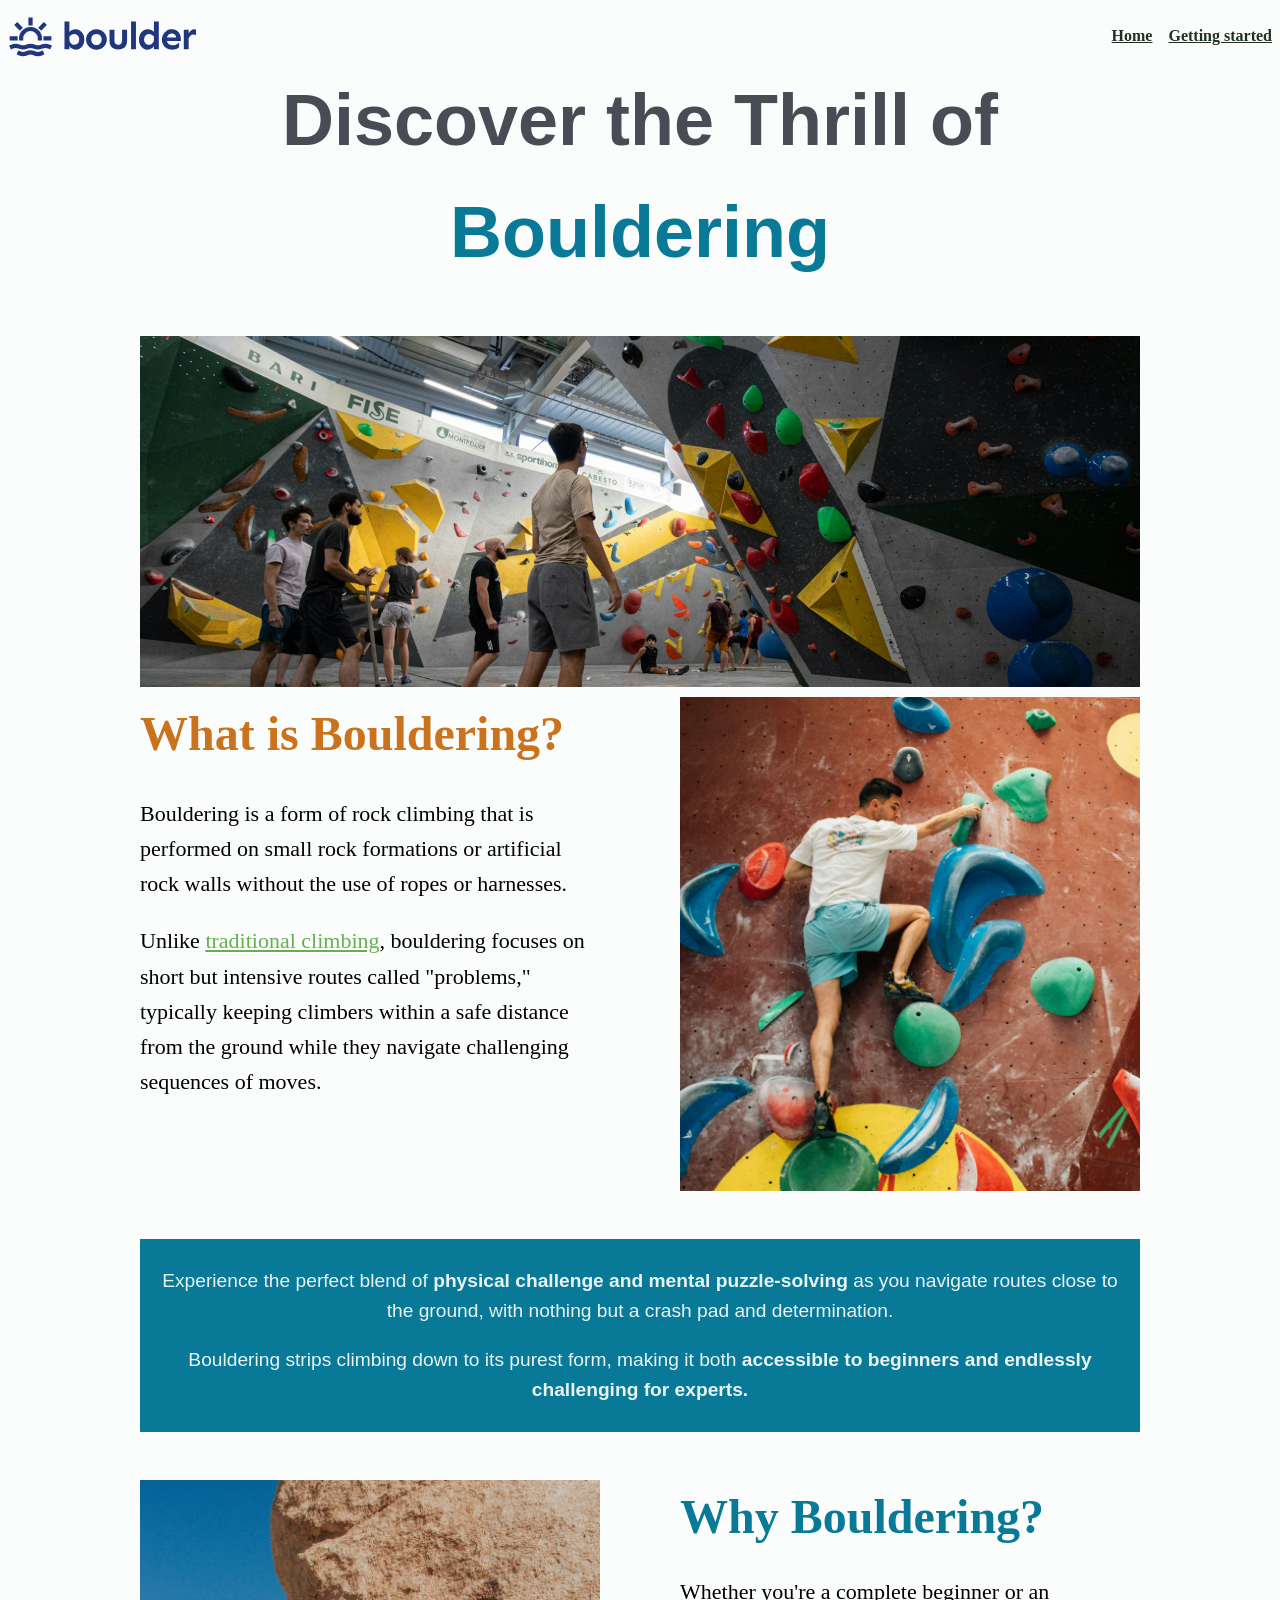
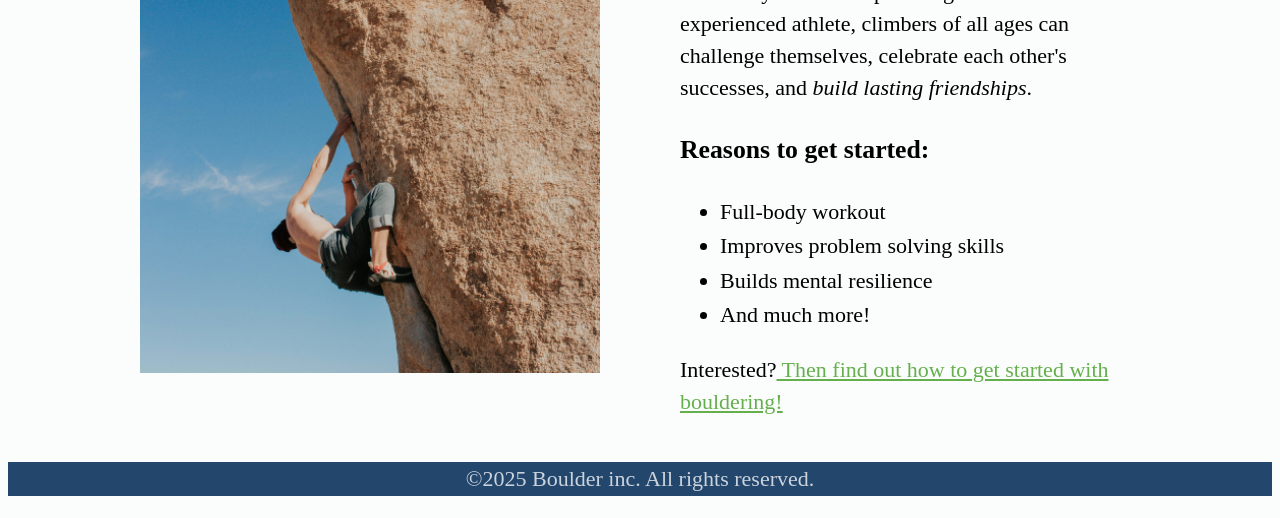
<file: index.html>
<!-- strong makes word bold -->

<!DOCTYPE html>
<html>
    <head>
        <title>My first website!</title>
        <link href="css/style.css" rel="stylesheet"> 
        <!--link the css file to html -->
    </head>

    <body>
        <!-- The text is from homepage.md -->
         <header>
            <img src="images/logo.svg" alt="The boulder logo">
            <div class="simple-menu">
                <p><strong>
                    <a href="https://www.youtube.com/watch?v=6yp8fEU00aM&list=RD6yp8fEU00aM&start_radio=1">Home</a>
                    <a href="https://www.youtube.com/watch?v=6yp8fEU00aM&list=RD6yp8fEU00aM&start_radio=1">Getting started</a>
                </strong></p>
            </div>
        </header>

        <main>
            <h1>Discover the Thrill of <span class='bouldering'>Bouldering </span></h1>

            <img src="images/bouldering-gym.jpg" alt="An indoor bouldering gym, with a lot of people">  <!--Alt tab is used when image failed to load so client can understand what it does,for bots to understand what it is and is an asistive tech-->
            
            <section class="intro">
                <div >
                    <h2>What is Bouldering?</h2>
                    <p>Bouldering is a form of rock climbing that is performed on small rock formations or artificial rock walls without the use of ropes or harnesses. </p>
                    <p>Unlike <a href="https://en.wikipedia.org/wiki/Traditional_climbing"> traditional climbing</a>, bouldering focuses on short but intensive routes called "problems," typically keeping climbers within a safe distance from the ground while they navigate challenging sequences of moves.</p>
                </div>
                <img src="images/what-is-bouldering.jpg" alt="a person climbing">
           </section>

            <section class="benifits">
                 <p>
                    Experience the perfect blend of <strong>physical challenge and mental puzzle-solving </strong>as you navigate routes close to the ground, with nothing but a crash pad and determination. 
                </p>
                <p>
                    Bouldering strips climbing down to its purest form, making it both<strong> accessible to beginners and endlessly challenging for experts.</strong>
                </p>
            </section>

            <section class="reason">
                <img src="images/why-bouldering.jpg" alt="a person climbing">

                <div>
                    <h2>Why Bouldering?</h2>
                    <p>Whether you're a complete beginner or an experienced athlete, climbers of all ages can challenge themselves, celebrate each other's successes, and <em> build lasting friendships</em>.
                    </p>

                    <h3>Reasons to get started:</h3>
                        <ul>
                            <li>Full-body workout</li>
                            <li>Improves problem solving skills</li>
                            <li>Builds mental resilience</li>
                            <li>And much more!</li>
                        </ul>
                    <p>Interested?<a href="getting-started.html"> Then find out how to get started with bouldering!</a></p>
                </div>
            </section>


        </main>

        <footer>
            <p>©2025 Boulder inc. All rights reserved.</p>
        </footer>

    </body>
</html>
</file>
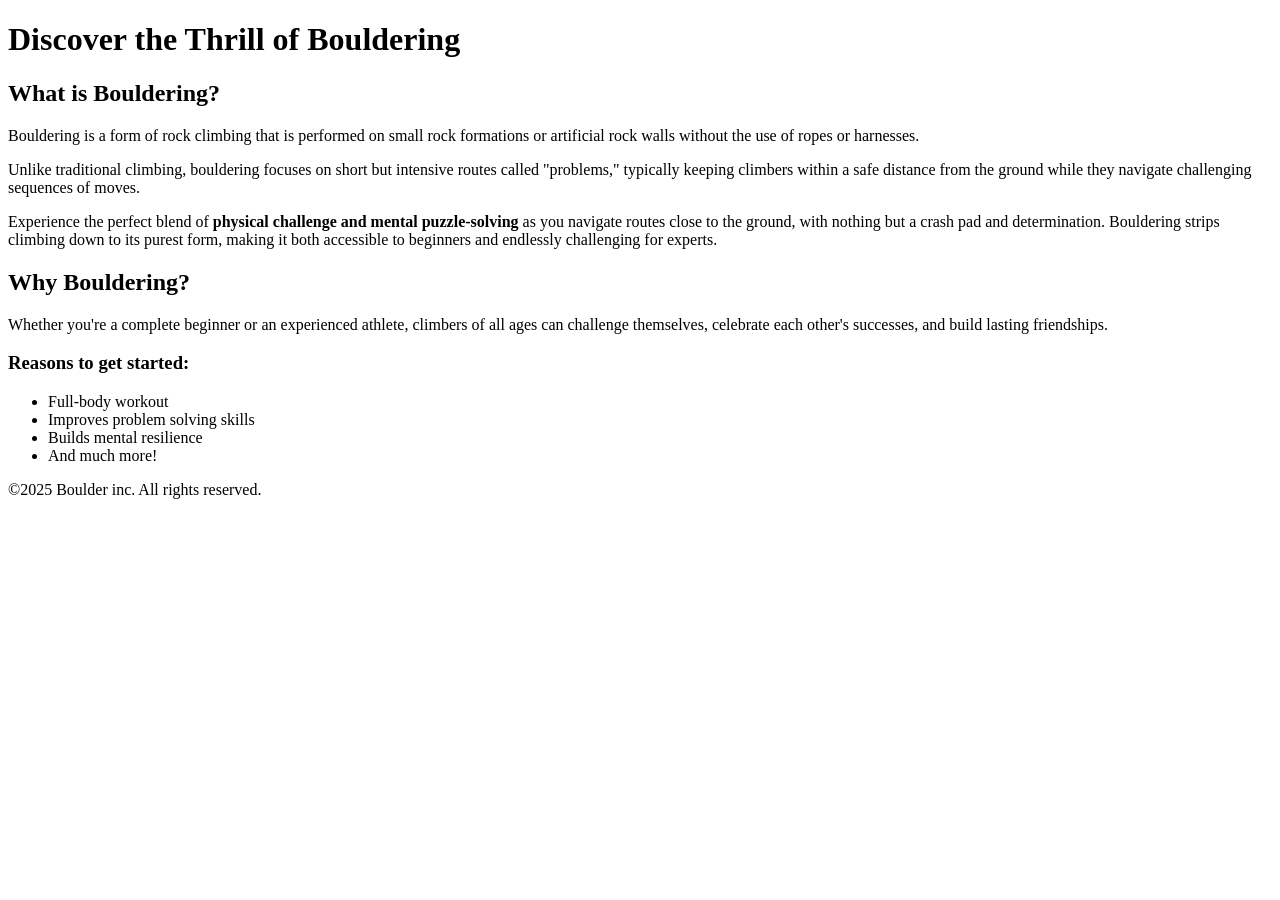
<file: my_html_css_project/index.html>
<!-- strong makes word bold -->

<!DOCTYPE html>
<html>
    <head>
        <title>My first website!</title>
    </head>

    <body>
        <!-- The text is from homepage.md -->
         <header>
            <!--logo will be here-->
        </header>

        <main>
            <h1>Discover the Thrill of Bouldering</h1>
            
            <section>
                <h2>What is Bouldering?</h2>
                <p>Bouldering is a form of rock climbing that is performed on small rock formations or artificial rock walls without the use of ropes or harnesses. </p>
                <p>Unlike traditional climbing, bouldering focuses on short but intensive routes called "problems," typically keeping climbers within a safe distance from the ground while they navigate challenging sequences of moves.</p>
                <p>Experience the perfect blend of <strong>physical challenge and mental puzzle-solving </strong>as you navigate routes close to the ground, with nothing but a crash pad and determination. Bouldering strips climbing down to its purest form, making it both accessible to beginners and endlessly challenging for experts.</p>
            </section>

            <section>
                <h2>Why Bouldering?</h2>
                <p>Whether you're a complete beginner or an experienced athlete, climbers of all ages can challenge themselves, celebrate each other's successes, and build lasting friendships.</p>
            </section>

            <section>
                <h3>Reasons to get started:</h3>
                <ul>
                    <li>Full-body workout</li>
                    <li>Improves problem solving skills</li>
                    <li>Builds mental resilience</li>
                    <li>And much more!</li>
                </ul>
            </section>

        </main>

        <footer>
            <p>©2025 Boulder inc. All rights reserved.</p>
        </footer>

    </body>
</html>
</file>
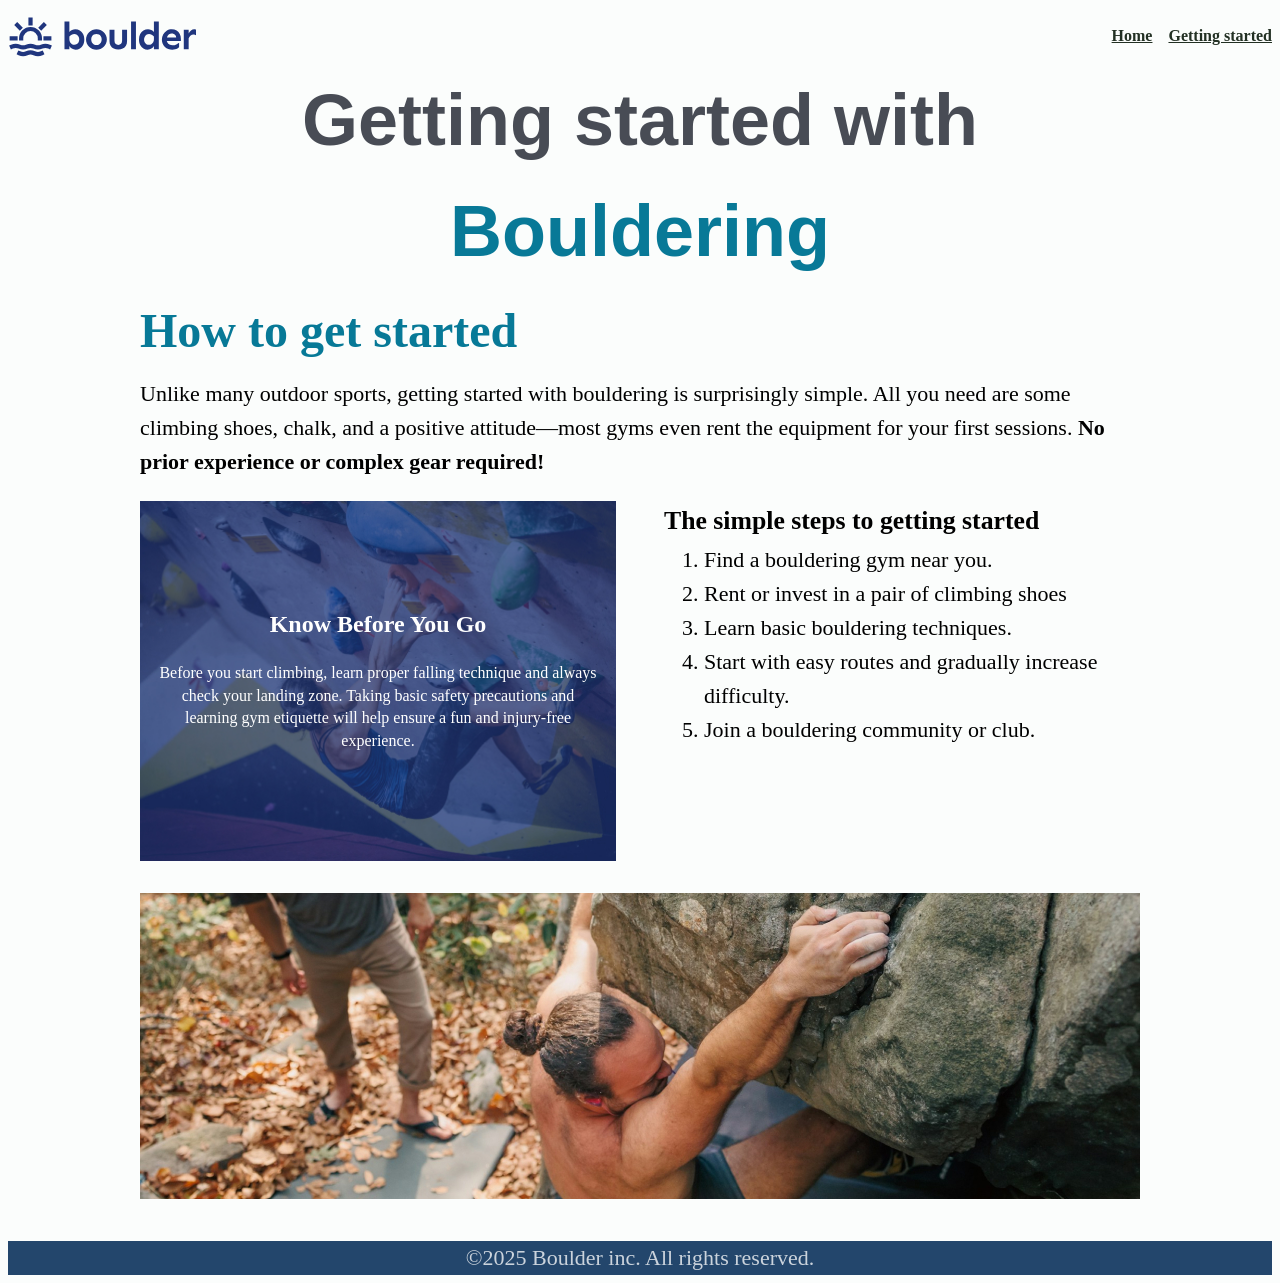
<file: getting-started.html>
<!DOCTYPE html>
<html>
    <head><title>Bouldering</title></head>

    <body>
        <head>
            <title>My first website!</title>
            <link href="css/style.css" rel="stylesheet"> 
            <!--link the css file to html -->
        </head>

        <header>
            <img src="images/logo.svg" alt="The boulder logo">
            <div class="simple-menu">
                <p><strong>
                    <a href="https://www.youtube.com/watch?v=6yp8fEU00aM&list=RD6yp8fEU00aM&start_radio=1">Home</a>
                    <a href="https://www.youtube.com/watch?v=6yp8fEU00aM&list=RD6yp8fEU00aM&start_radio=1">Getting started</a>
                </strong></p>
            </div>
        </header>

        <main>

            <h1 class="pg2header">Getting started with <span class='bouldering'>Bouldering </span></h1>

            <section class="pg2h2">
                <h2 class="h2der">How to get started</h2>

                <p>Unlike many outdoor sports, getting started with bouldering is surprisingly simple. All you need are some climbing shoes, chalk, and a positive attitude—most gyms even rent the equipment for your first sessions.<strong> No prior experience or complex gear required!</strong></p>
            </section>

            <section class="image-container">
                <div class="image-wrapper">
                    <img src="images/simple-steps.jpg" alt="a female climbing">
                    <div class="overlay-text">
                        <h3>Know Before You Go</h3>
                        <p>
                            Before you start climbing, learn proper falling technique and always check your landing zone. Taking basic safety precautions and learning gym etiquette will help ensure a fun and injury-free experience.
                        </p>
                    </div>
                </div>

                <div class="ordered-list">
                    <h3>The simple steps to getting started</h3>
                    <ol>
                        <li>Find a bouldering gym near you.</li>
                        <li>Rent or invest in a pair of climbing shoes</li>
                        <li>Learn basic bouldering techniques.</li>
                        <li>Start with easy routes and gradually increase difficulty.</li>
                        <li>Join a bouldering community or club.</li>
                    </ol>
                </div>
            </section>



            <img src="images/getting-started-outdoors.jpg" alt="A man hanging" class="a-man-climbing">

        </main>
    </body>

    <footer>
        ©2025 Boulder inc. All rights reserved.
    </footer>


</html>
</file>
<file: css/style.css>
main {
    max-width: 1000px;
    margin-inline: auto;
}

img {
    max-width: 100%;
    height: auto;
}


header{
    font-size: 1rem;
    display: flex;
    justify-content: space-between;
    align-items: center;
}



.bouldering{
    color:#087997 ;
}

header img {
    width: 190px;
    height: auto;
}

body{
    background-color: #fbfdfc;
    font-size: 22px;
    line-height:1.55
}

h1 { 
    color: #484c55;
    text-align: center;
    font-size: 4.5rem;
    font-family:Arial, Helvetica, sans-serif ;
    margin-top: 0.01rem;
}

h2{
    font-size: 3rem;
    color: #cb731c;
    margin-bottom: 1.5rem;
}

.intro {
    display: grid;
    grid-template-columns: 1fr 1fr;
    gap: 5rem;
    align-items: start;
}

.intro img {
    width: 100%;
    height: auto;
    display: block;
}

.intro h2 {
    margin-top: 0;
}

.intro p {
    line-height: 1.6;
}

.benifits{
    background-color: #087997;
    color: #eaf4f6;
    text-align: center;
    font-family: Arial, Helvetica, sans-serif;
    font-size: 1.2rem;
    padding: 0.5rem;
    margin-top:3rem;
    margin-bottom:3rem;
}

.reason {
    display: grid;
    grid-template-columns: 1fr 1fr;
    gap: 5rem;
    align-items: start;
}

.reason img {
    width: 100%;
    height: auto;
    display: block;
}

.reason h2 {
    color:#087997;
    margin-top: 0;
    margin-bottom: 0;
}

.reason p {
    line-height: 2rem;
}


a{
    color:#65b04d ;
}

.simple-menu strong {
    display: flex;
    gap: 1rem;
}

.simple-menu a {
    color: #223023;
}

.pg2h2 h2 {
    color: #077997;
    margin-top: 0;
    margin-bottom: 0.5rem;
}

.pg2h2 p {
    margin-top: 0;
}

.pg2header {
    margin-top: 0;
    margin-bottom: 0.4rem;
}

.h2der{
    margin-bottom: 0.5rem;
}

.image-container {
    display: grid;
    grid-template-columns: 1fr 1fr;
    gap: 3rem;
    align-items: start;
}

.image-container > div > h3 {
    margin-top: 0;
}

.image-wrapper {
    position: relative;
}

.image-wrapper img {
    display: block;
    width: 100%;
    height: auto;
}

.overlay-text {
    position: absolute;
    inset: 0;

    display: flex;
    flex-direction: column;
    justify-content: center;
    align-items: center;
    gap: 1.5rem;

    padding: 1rem;
    box-sizing: border-box;

    color: white;
    text-align: center;
}

.overlay-text h3 {
    font-size: 1.5rem;
    line-height: 1.2;
    margin: 0;
}

.overlay-text p {
    font-size: 1rem;
    line-height: 1.4;
    margin: 0;
}

.a-man-climbing{
    margin-top: 2rem;
    margin-bottom: 2rem;
}

.ordered-list h3{
    margin-bottom: 0.1rem;
}

.ordered-list ol{
    margin-top: 0rem;
}


footer{
    text-align: center;
    color: #cbd3dc;
    background-color: #23466c;
}
</file>
